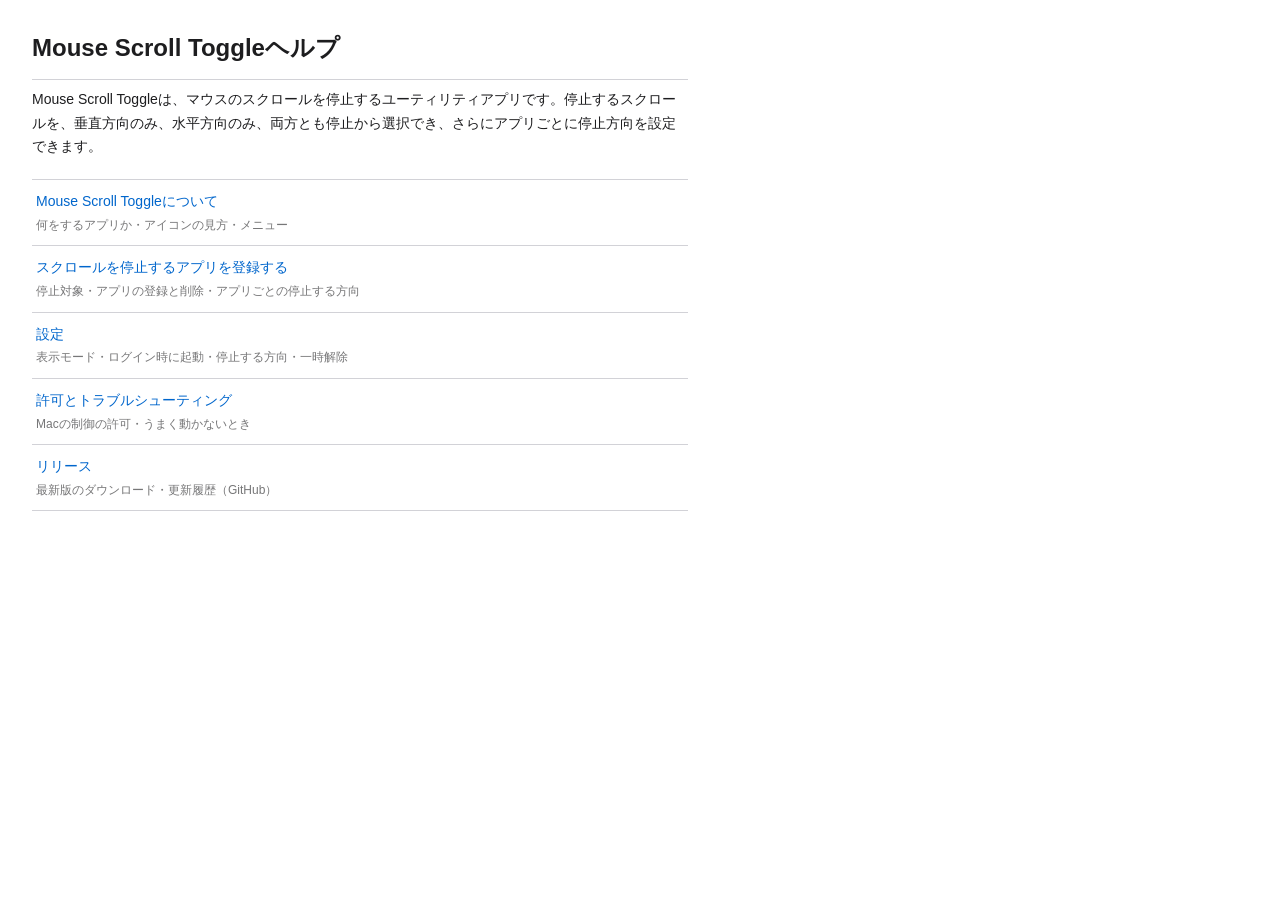
<file: Sources/Mouse Scroll Toggle/Mouse Scroll Toggle Help.help/Contents/Resources/ja.lproj/index.html>
<!DOCTYPE html>
<html lang="ja">
<head>
<meta charset="UTF-8">
<meta name="AppleTitle" content="Mouse Scroll Toggle ヘルプ">
<title>Mouse Scroll Toggle ヘルプ</title>
<link rel="stylesheet" href="../shared/style.css">
</head>
<body>
<h1>Mouse Scroll Toggleヘルプ</h1>
<p>Mouse Scroll Toggleは、マウスのスクロールを停止するユーティリティアプリです。停止するスクロールを、垂直方向のみ、水平方向のみ、両方とも停止から選択でき、さらにアプリごとに停止方向を設定できます。</p>

<ul class="toc">
  <li>
    <a href="01_overview.html">Mouse Scroll Toggleについて
      <span class="desc">何をするアプリか・アイコンの見方・メニュー</span>
    </a>
  </li>
  <li>
    <a href="02_registration.html">スクロールを停止するアプリを登録する
      <span class="desc">停止対象・アプリの登録と削除・アプリごとの停止する方向</span>
    </a>
  </li>
  <li>
    <a href="03_settings.html">設定
      <span class="desc">表示モード・ログイン時に起動・停止する方向・一時解除</span>
    </a>
  </li>
  <li>
    <a href="04_permission.html">許可とトラブルシューティング
      <span class="desc">Macの制御の許可・うまく動かないとき</span>
    </a>
  </li>
  <li>
    <a href="https://github.com/monokano/Mouse-Scroll-Toggle/releases">リリース
      <span class="desc">最新版のダウンロード・更新履歴（GitHub）</span>
    </a>
  </li>
</ul>
</body>
</html>
</file>
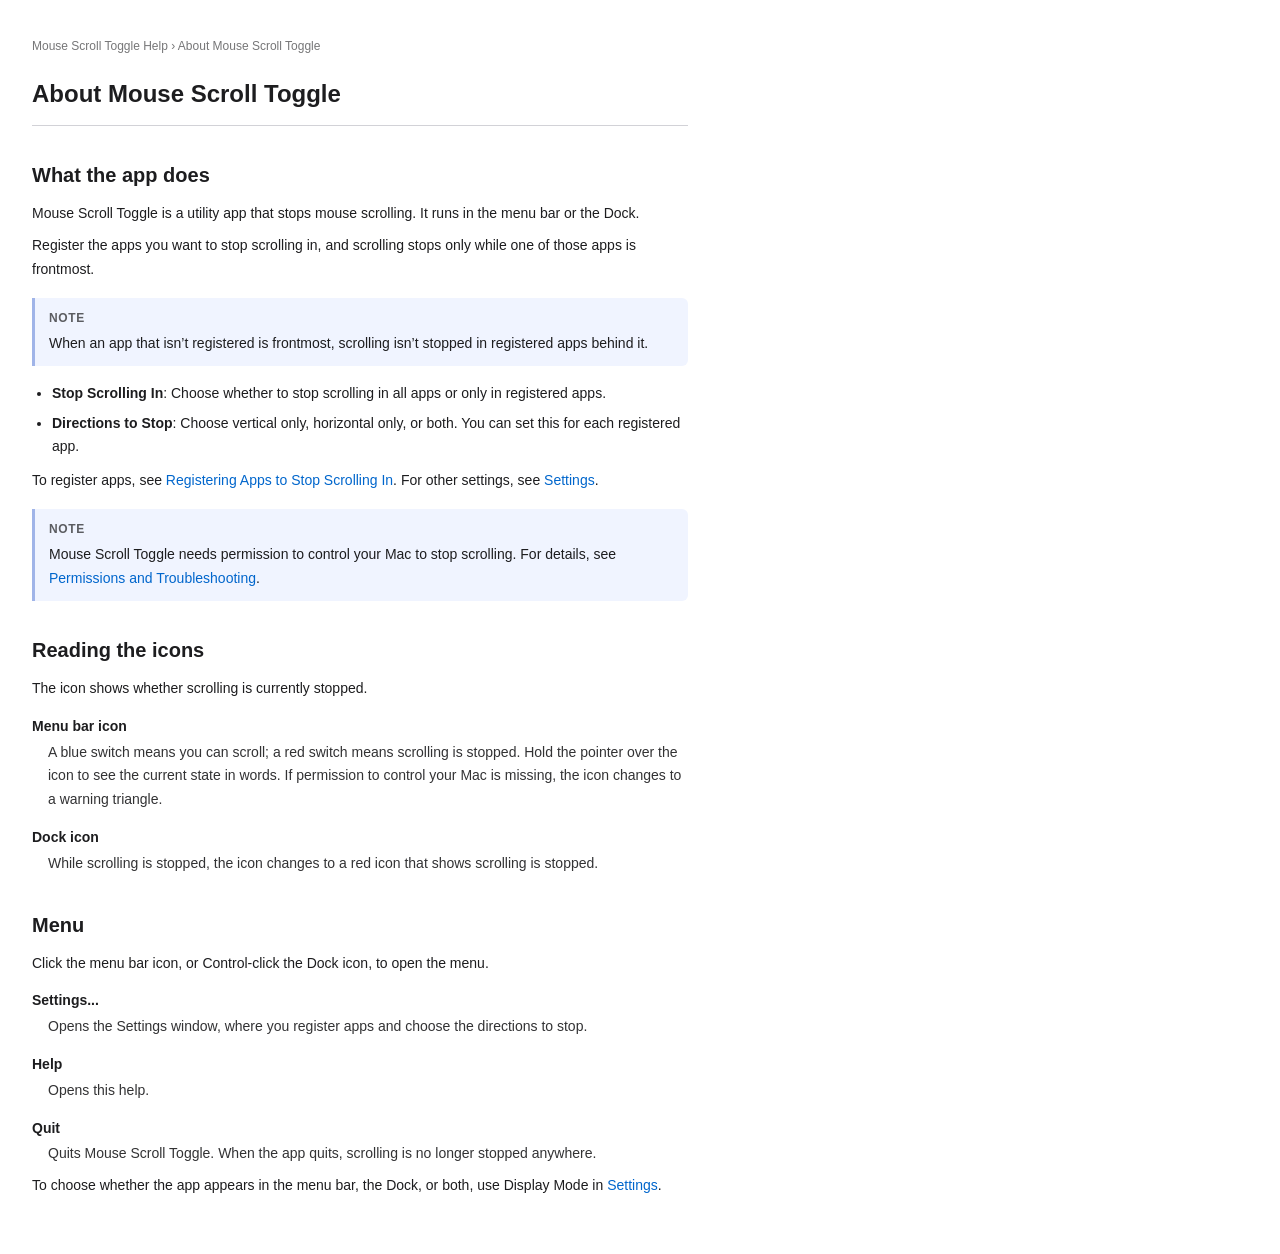
<file: Sources/Mouse Scroll Toggle/Mouse Scroll Toggle Help.help/Contents/Resources/en.lproj/01_overview.html>
<!DOCTYPE html>
<html lang="en">
<head>
<meta charset="UTF-8">
<meta name="AppleTitle" content="About Mouse Scroll Toggle">
<title>About Mouse Scroll Toggle</title>
<link rel="stylesheet" href="../shared/style.css">
</head>
<body>
<p class="breadcrumb"><a href="index.html">Mouse Scroll Toggle Help</a> › About Mouse Scroll Toggle</p>
<h1>About Mouse Scroll Toggle</h1>

<h2>What the app does</h2>
<p>Mouse Scroll Toggle is a utility app that stops mouse scrolling. It runs in the menu bar or the Dock.</p>
<p>Register the apps you want to stop scrolling in, and scrolling stops only while one of those apps is frontmost.</p>
<div class="note">
  <strong>Note</strong>
  When an app that isn’t registered is frontmost, scrolling isn’t stopped in registered apps behind it.
</div>
<ul>
  <li><strong>Stop Scrolling In</strong>: Choose whether to stop scrolling in all apps or only in registered apps.</li>
  <li><strong>Directions to Stop</strong>: Choose vertical only, horizontal only, or both. You can set this for each registered app.</li>
</ul>
<p>To register apps, see <a href="02_registration.html">Registering Apps to Stop Scrolling In</a>. For other settings, see <a href="03_settings.html">Settings</a>.</p>
<div class="note">
  <strong>Note</strong>
  Mouse Scroll Toggle needs permission to control your Mac to stop scrolling. For details, see <a href="04_permission.html">Permissions and Troubleshooting</a>.
</div>

<h2>Reading the icons</h2>
<p>The icon shows whether scrolling is currently stopped.</p>
<dl>
  <dt>Menu bar icon</dt>
  <dd>A blue switch means you can scroll; a red switch means scrolling is stopped. Hold the pointer over the icon to see the current state in words. If permission to control your Mac is missing, the icon changes to a warning triangle.</dd>
  <dt>Dock icon</dt>
  <dd>While scrolling is stopped, the icon changes to a red icon that shows scrolling is stopped.</dd>
</dl>

<h2>Menu</h2>
<p>Click the menu bar icon, or Control-click the Dock icon, to open the menu.</p>
<dl>
  <dt>Settings...</dt>
  <dd>Opens the Settings window, where you register apps and choose the directions to stop.</dd>
  <dt>Help</dt>
  <dd>Opens this help.</dd>
  <dt>Quit</dt>
  <dd>Quits Mouse Scroll Toggle. When the app quits, scrolling is no longer stopped anywhere.</dd>
</dl>
<p>To choose whether the app appears in the menu bar, the Dock, or both, use Display Mode in <a href="03_settings.html#display-mode">Settings</a>.</p>
</body>
</html>
</file>
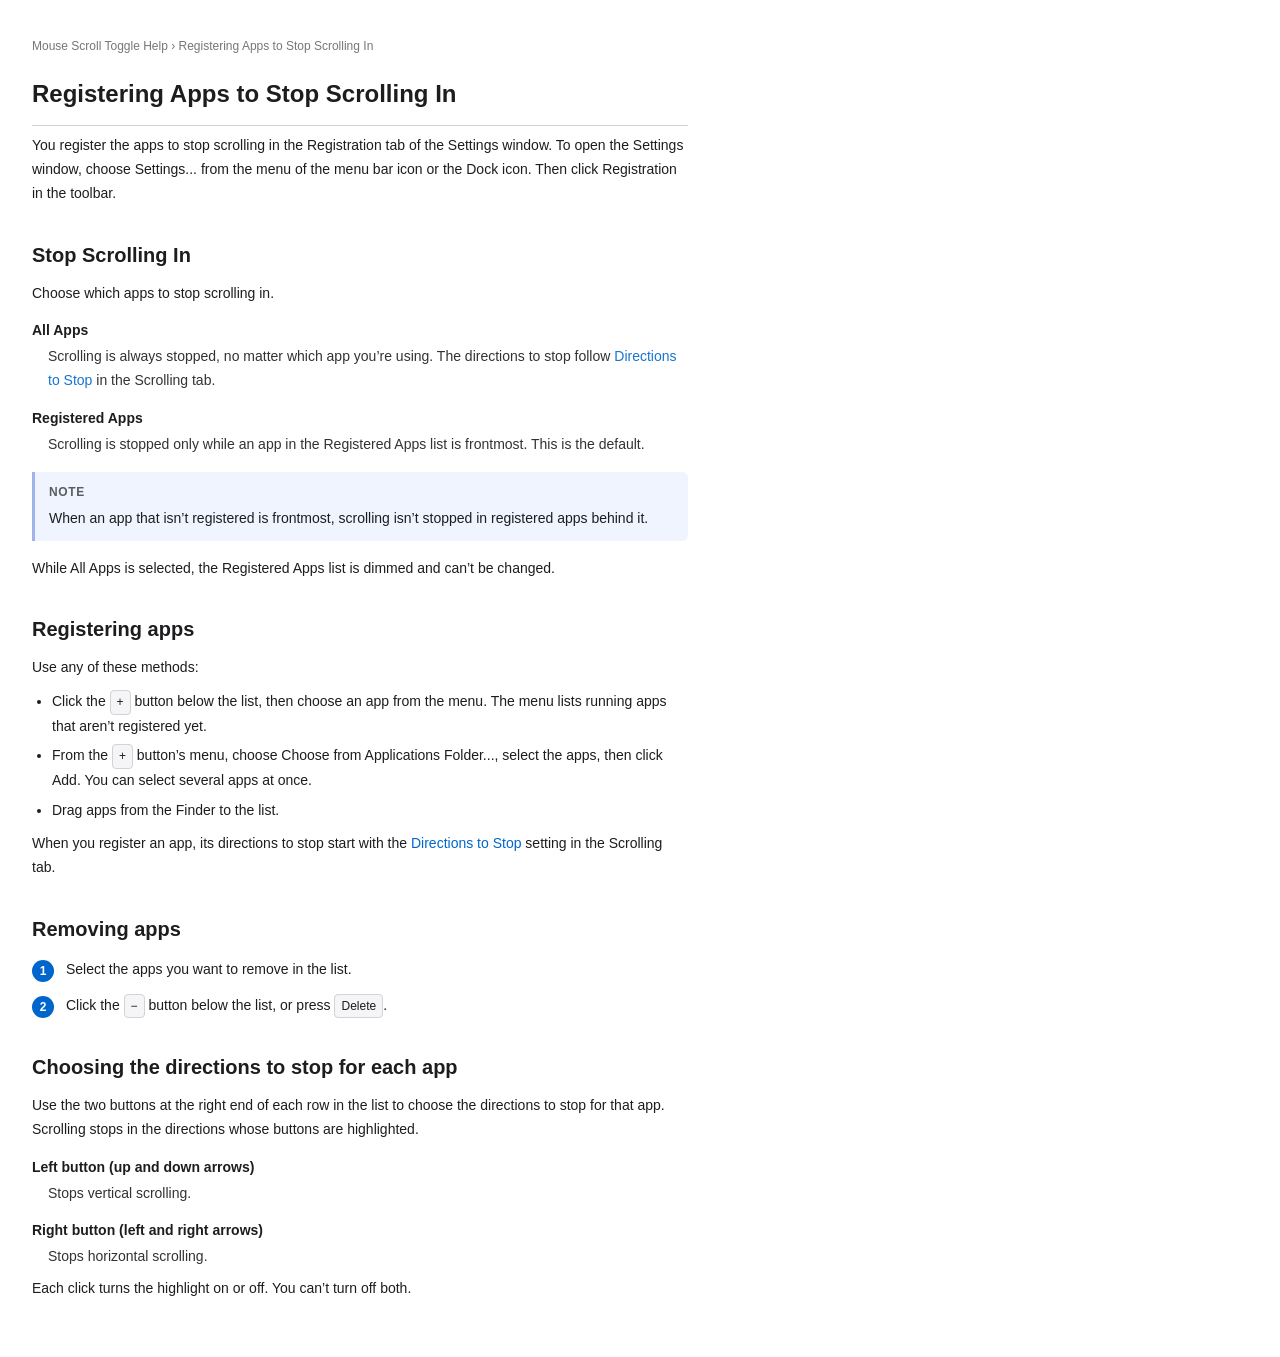
<file: Sources/Mouse Scroll Toggle/Mouse Scroll Toggle Help.help/Contents/Resources/en.lproj/02_registration.html>
<!DOCTYPE html>
<html lang="en">
<head>
<meta charset="UTF-8">
<meta name="AppleTitle" content="Registering Apps to Stop Scrolling In">
<title>Registering Apps to Stop Scrolling In</title>
<link rel="stylesheet" href="../shared/style.css">
</head>
<body>
<p class="breadcrumb"><a href="index.html">Mouse Scroll Toggle Help</a> › Registering Apps to Stop Scrolling In</p>
<h1>Registering Apps to Stop Scrolling In</h1>

<p>You register the apps to stop scrolling in the Registration tab of the Settings window. To open the Settings window, choose Settings... from the menu of the menu bar icon or the Dock icon. Then click Registration in the toolbar.</p>

<h2 id="stop-target">Stop Scrolling In</h2>
<p>Choose which apps to stop scrolling in.</p>
<dl>
  <dt>All Apps</dt>
  <dd>Scrolling is always stopped, no matter which app you’re using. The directions to stop follow <a href="03_settings.html#direction">Directions to Stop</a> in the Scrolling tab.</dd>
  <dt>Registered Apps</dt>
  <dd>Scrolling is stopped only while an app in the Registered Apps list is frontmost. This is the default.</dd>
</dl>
<div class="note">
  <strong>Note</strong>
  When an app that isn’t registered is frontmost, scrolling isn’t stopped in registered apps behind it.
</div>
<p>While All Apps is selected, the Registered Apps list is dimmed and can’t be changed.</p>

<h2 id="add">Registering apps</h2>
<p>Use any of these methods:</p>
<ul>
  <li>Click the <kbd>+</kbd> button below the list, then choose an app from the menu. The menu lists running apps that aren’t registered yet.</li>
  <li>From the <kbd>+</kbd> button’s menu, choose Choose from Applications Folder..., select the apps, then click Add. You can select several apps at once.</li>
  <li>Drag apps from the Finder to the list.</li>
</ul>
<p>When you register an app, its directions to stop start with the <a href="03_settings.html#direction">Directions to Stop</a> setting in the Scrolling tab.</p>

<h2 id="remove">Removing apps</h2>
<ol class="steps">
  <li>Select the apps you want to remove in the list.</li>
  <li>Click the <kbd>−</kbd> button below the list, or press <kbd>Delete</kbd>.</li>
</ol>

<h2 id="direction">Choosing the directions to stop for each app</h2>
<p>Use the two buttons at the right end of each row in the list to choose the directions to stop for that app. Scrolling stops in the directions whose buttons are highlighted.</p>
<dl>
  <dt>Left button (up and down arrows)</dt>
  <dd>Stops vertical scrolling.</dd>
  <dt>Right button (left and right arrows)</dt>
  <dd>Stops horizontal scrolling.</dd>
</dl>
<p>Each click turns the highlight on or off. You can’t turn off both.</p>
</body>
</html>
</file>
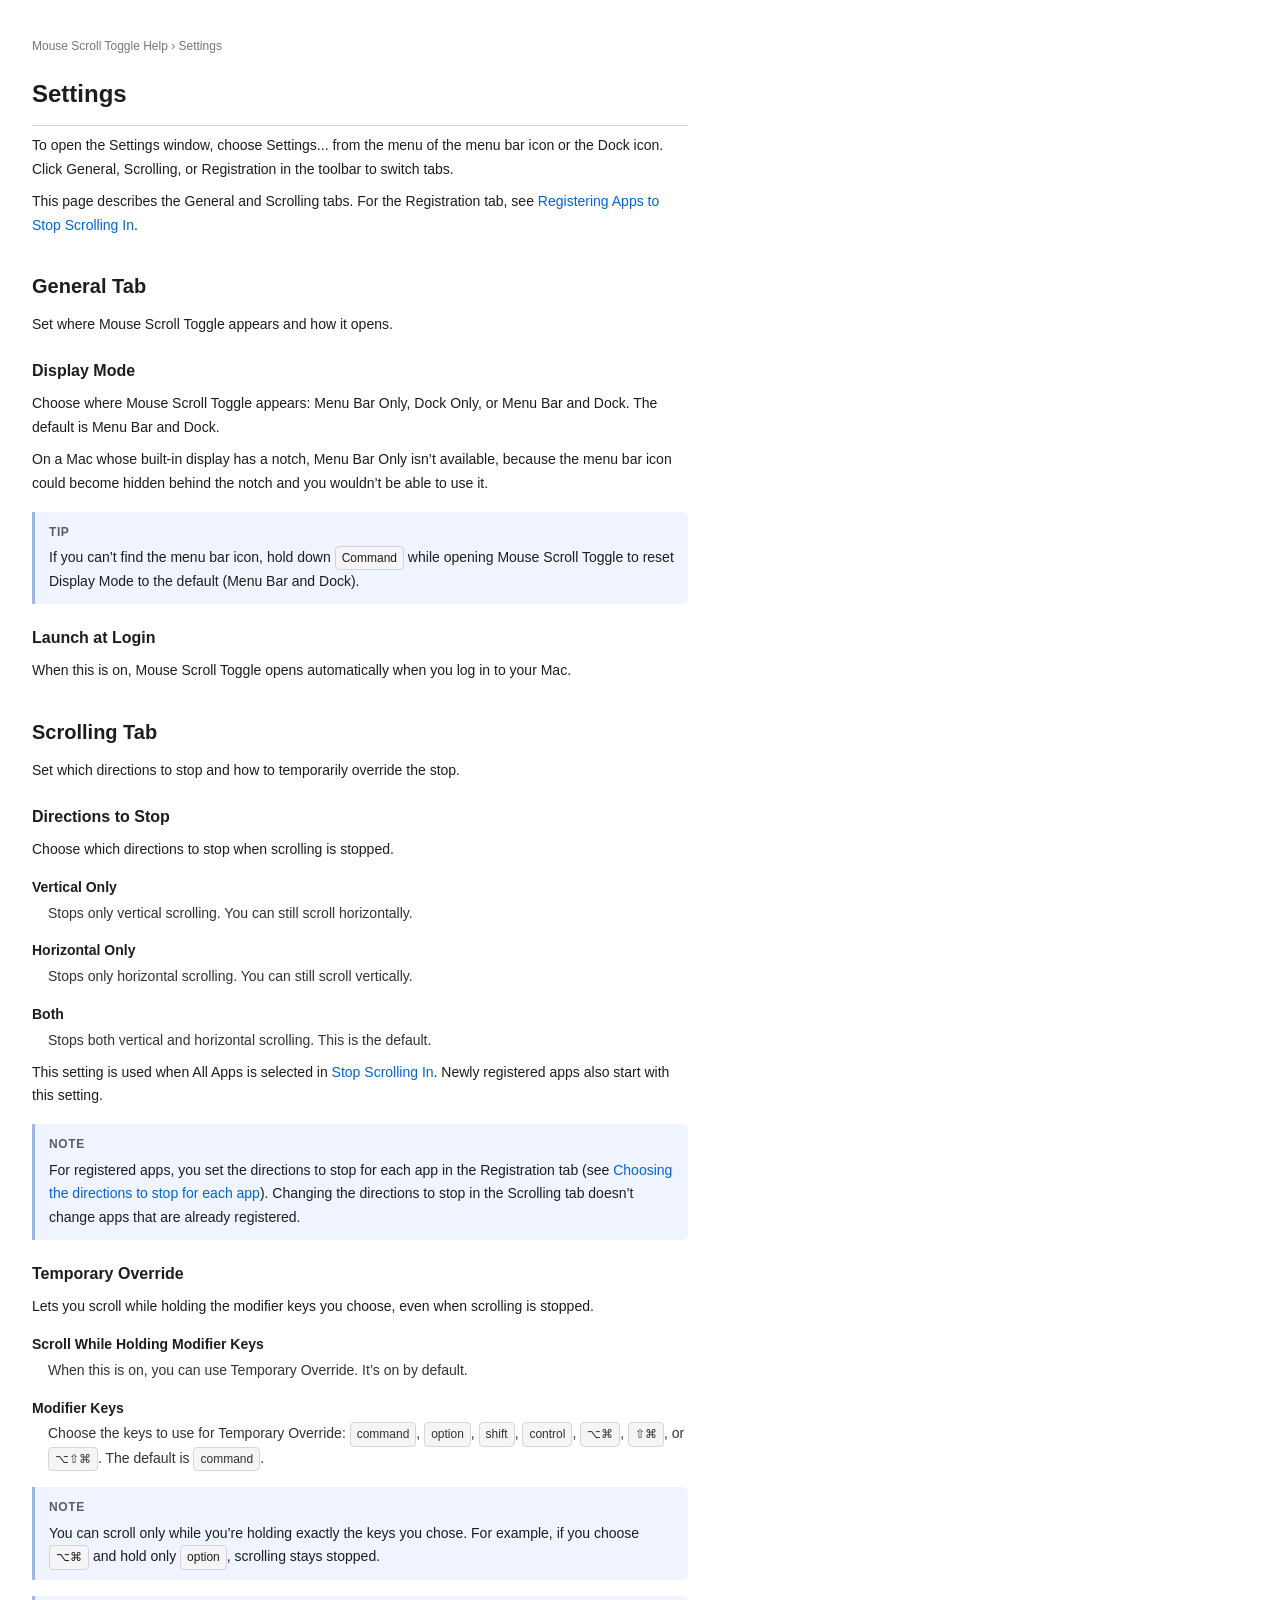
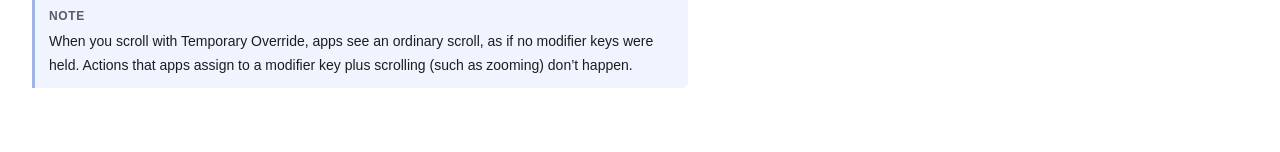
<file: Sources/Mouse Scroll Toggle/Mouse Scroll Toggle Help.help/Contents/Resources/en.lproj/03_settings.html>
<!DOCTYPE html>
<html lang="en">
<head>
<meta charset="UTF-8">
<meta name="AppleTitle" content="Settings">
<title>Settings</title>
<link rel="stylesheet" href="../shared/style.css">
</head>
<body>
<p class="breadcrumb"><a href="index.html">Mouse Scroll Toggle Help</a> › Settings</p>
<h1>Settings</h1>

<p>To open the Settings window, choose Settings... from the menu of the menu bar icon or the Dock icon. Click General, Scrolling, or Registration in the toolbar to switch tabs.</p>
<p>This page describes the General and Scrolling tabs. For the Registration tab, see <a href="02_registration.html">Registering Apps to Stop Scrolling In</a>.</p>

<h2 id="general">General Tab</h2>
<p>Set where Mouse Scroll Toggle appears and how it opens.</p>

<h3 id="display-mode">Display Mode</h3>
<p>Choose where Mouse Scroll Toggle appears: Menu Bar Only, Dock Only, or Menu Bar and Dock. The default is Menu Bar and Dock.</p>
<p>On a Mac whose built-in display has a notch, Menu Bar Only isn’t available, because the menu bar icon could become hidden behind the notch and you wouldn’t be able to use it.</p>
<div class="note">
  <strong>Tip</strong>
  If you can’t find the menu bar icon, hold down <kbd>Command</kbd> while opening Mouse Scroll Toggle to reset Display Mode to the default (Menu Bar and Dock).
</div>

<h3 id="login">Launch at Login</h3>
<p>When this is on, Mouse Scroll Toggle opens automatically when you log in to your Mac.</p>

<h2 id="scrolling">Scrolling Tab</h2>
<p>Set which directions to stop and how to temporarily override the stop.</p>

<h3 id="direction">Directions to Stop</h3>
<p>Choose which directions to stop when scrolling is stopped.</p>
<dl>
  <dt>Vertical Only</dt>
  <dd>Stops only vertical scrolling. You can still scroll horizontally.</dd>
  <dt>Horizontal Only</dt>
  <dd>Stops only horizontal scrolling. You can still scroll vertically.</dd>
  <dt>Both</dt>
  <dd>Stops both vertical and horizontal scrolling. This is the default.</dd>
</dl>
<p>This setting is used when All Apps is selected in <a href="02_registration.html#stop-target">Stop Scrolling In</a>. Newly registered apps also start with this setting.</p>
<div class="note">
  <strong>Note</strong>
  For registered apps, you set the directions to stop for each app in the Registration tab (see <a href="02_registration.html#direction">Choosing the directions to stop for each app</a>). Changing the directions to stop in the Scrolling tab doesn’t change apps that are already registered.
</div>

<h3 id="override">Temporary Override</h3>
<p>Lets you scroll while holding the modifier keys you choose, even when scrolling is stopped.</p>
<dl>
  <dt>Scroll While Holding Modifier Keys</dt>
  <dd>When this is on, you can use Temporary Override. It’s on by default.</dd>
  <dt>Modifier Keys</dt>
  <dd>Choose the keys to use for Temporary Override: <span style="white-space: nowrap"><kbd>command</kbd>,</span> <span style="white-space: nowrap"><kbd>option</kbd>,</span> <span style="white-space: nowrap"><kbd>shift</kbd>,</span> <span style="white-space: nowrap"><kbd>control</kbd>,</span> <span style="white-space: nowrap"><kbd>⌥⌘</kbd>,</span> <span style="white-space: nowrap"><kbd>⇧⌘</kbd>,</span> or <span style="white-space: nowrap"><kbd>⌥⇧⌘</kbd>.</span> The default is <span style="white-space: nowrap"><kbd>command</kbd>.</span></dd>
</dl>
<div class="note">
  <strong>Note</strong>
  You can scroll only while you’re holding exactly the keys you chose. For example, if you choose <kbd>⌥⌘</kbd> and hold only <span style="white-space: nowrap"><kbd>option</kbd>,</span> scrolling stays stopped.
</div>
<div class="note">
  <strong>Note</strong>
  When you scroll with Temporary Override, apps see an ordinary scroll, as if no modifier keys were held. Actions that apps assign to a modifier key plus scrolling (such as zooming) don’t happen.
</div>
</body>
</html>
</file>
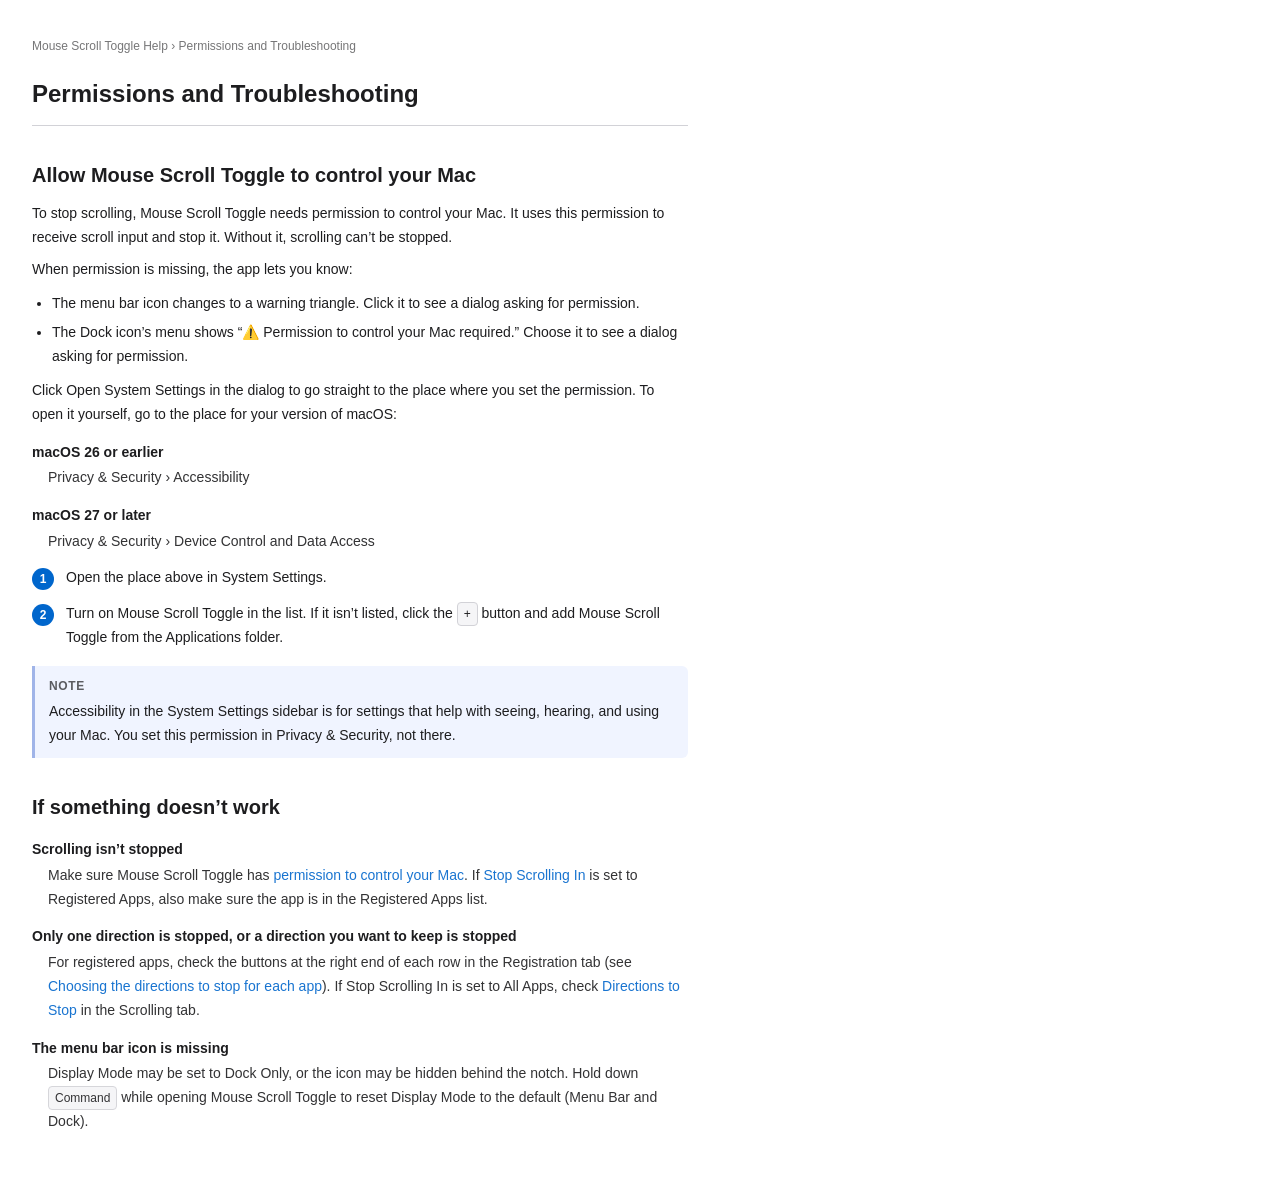
<file: Sources/Mouse Scroll Toggle/Mouse Scroll Toggle Help.help/Contents/Resources/en.lproj/04_permission.html>
<!DOCTYPE html>
<html lang="en">
<head>
<meta charset="UTF-8">
<meta name="AppleTitle" content="Permissions and Troubleshooting">
<title>Permissions and Troubleshooting</title>
<link rel="stylesheet" href="../shared/style.css">
</head>
<body>
<p class="breadcrumb"><a href="index.html">Mouse Scroll Toggle Help</a> › Permissions and Troubleshooting</p>
<h1>Permissions and Troubleshooting</h1>

<h2 id="accessibility">Allow Mouse Scroll Toggle to control your Mac</h2>
<p>To stop scrolling, Mouse Scroll Toggle needs permission to control your Mac. It uses this permission to receive scroll input and stop it. Without it, scrolling can’t be stopped.</p>
<p>When permission is missing, the app lets you know:</p>
<ul>
  <li>The menu bar icon changes to a warning triangle. Click it to see a dialog asking for permission.</li>
  <li>The Dock icon’s menu shows “⚠️ Permission to control your Mac required.” Choose it to see a dialog asking for permission.</li>
</ul>
<p>Click Open System Settings in the dialog to go straight to the place where you set the permission. To open it yourself, go to the place for your version of macOS:</p>
<dl>
  <dt>macOS 26 or earlier</dt>
  <dd>Privacy &amp; Security › Accessibility</dd>
  <dt>macOS 27 or later</dt>
  <dd>Privacy &amp; Security › Device Control and Data Access</dd>
</dl>
<ol class="steps">
  <li>Open the place above in System Settings.</li>
  <li>Turn on Mouse Scroll Toggle in the list. If it isn’t listed, click the <kbd>+</kbd> button and add Mouse Scroll Toggle from the Applications folder.</li>
</ol>
<div class="note">
  <strong>Note</strong>
  Accessibility in the System Settings sidebar is for settings that help with seeing, hearing, and using your Mac. You set this permission in Privacy &amp; Security, not there.
</div>

<h2 id="trouble">If something doesn’t work</h2>
<dl>
  <dt>Scrolling isn’t stopped</dt>
  <dd>Make sure Mouse Scroll Toggle has <a href="#accessibility">permission to control your Mac</a>. If <a href="02_registration.html#stop-target">Stop Scrolling In</a> is set to Registered Apps, also make sure the app is in the Registered Apps list.</dd>

  <dt>Only one direction is stopped, or a direction you want to keep is stopped</dt>
  <dd>For registered apps, check the buttons at the right end of each row in the Registration tab (see <a href="02_registration.html#direction">Choosing the directions to stop for each app</a>). If Stop Scrolling In is set to All Apps, check <a href="03_settings.html#direction">Directions to Stop</a> in the Scrolling tab.</dd>

  <dt>The menu bar icon is missing</dt>
  <dd>Display Mode may be set to Dock Only, or the icon may be hidden behind the notch. Hold down <kbd>Command</kbd> while opening Mouse Scroll Toggle to reset Display Mode to the default (Menu Bar and Dock).</dd>
</dl>
</body>
</html>
</file>
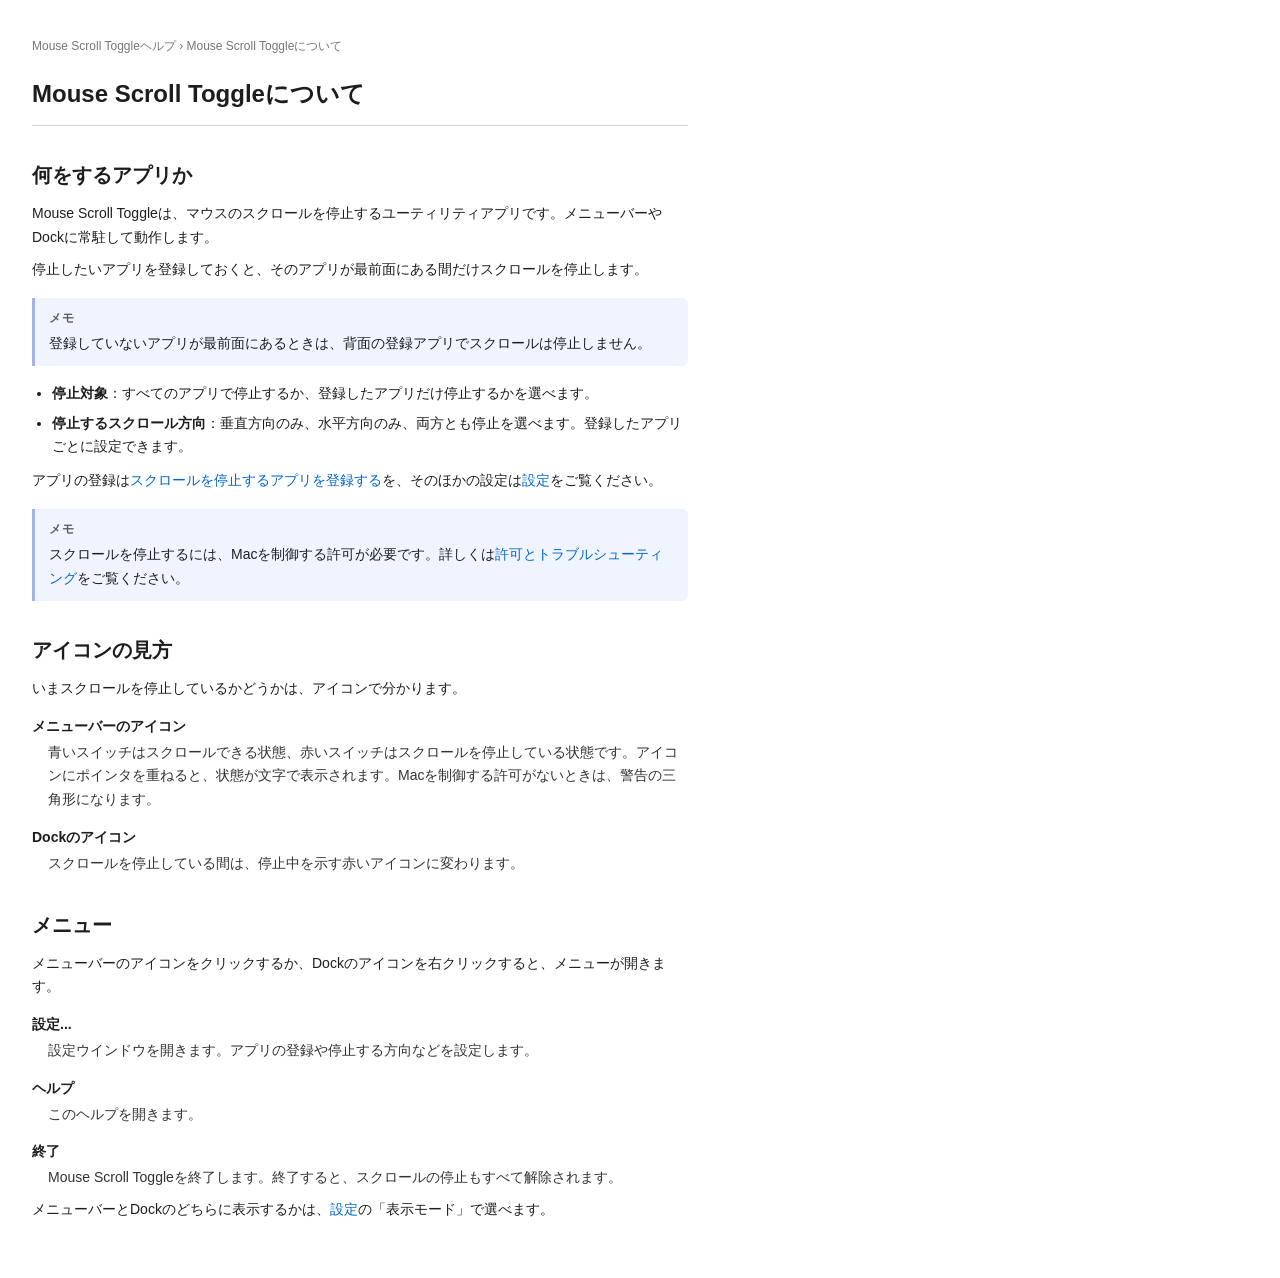
<file: Sources/Mouse Scroll Toggle/Mouse Scroll Toggle Help.help/Contents/Resources/ja.lproj/01_overview.html>
<!DOCTYPE html>
<html lang="ja">
<head>
<meta charset="UTF-8">
<meta name="AppleTitle" content="Mouse Scroll Toggle について">
<title>Mouse Scroll Toggle について</title>
<link rel="stylesheet" href="../shared/style.css">
</head>
<body>
<p class="breadcrumb"><a href="index.html">Mouse Scroll Toggleヘルプ</a> › Mouse Scroll Toggleについて</p>
<h1>Mouse Scroll Toggleについて</h1>

<h2>何をするアプリか</h2>
<p>Mouse Scroll Toggleは、マウスのスクロールを停止するユーティリティアプリです。メニューバーやDockに常駐して動作します。</p>
<p>停止したいアプリを登録しておくと、そのアプリが最前面にある間だけスクロールを停止します。</p>
<div class="note">
  <strong>メモ</strong>
  登録していないアプリが最前面にあるときは、背面の登録アプリでスクロールは停止しません。
</div>
<ul>
  <li><strong>停止対象</strong>：すべてのアプリで停止するか、登録したアプリだけ停止するかを選べます。</li>
  <li><strong>停止するスクロール方向</strong>：垂直方向のみ、水平方向のみ、両方とも停止を選べます。登録したアプリごとに設定できます。</li>
</ul>
<p>アプリの登録は<a href="02_registration.html">スクロールを停止するアプリを登録する</a>を、そのほかの設定は<a href="03_settings.html">設定</a>をご覧ください。</p>
<div class="note">
  <strong>メモ</strong>
  スクロールを停止するには、Macを制御する許可が必要です。詳しくは<a href="04_permission.html">許可とトラブルシューティング</a>をご覧ください。
</div>

<h2>アイコンの見方</h2>
<p>いまスクロールを停止しているかどうかは、アイコンで分かります。</p>
<dl>
  <dt>メニューバーのアイコン</dt>
  <dd>青いスイッチはスクロールできる状態、赤いスイッチはスクロールを停止している状態です。アイコンにポインタを重ねると、状態が文字で表示されます。Macを制御する許可がないときは、警告の三角形になります。</dd>
  <dt>Dockのアイコン</dt>
  <dd>スクロールを停止している間は、停止中を示す赤いアイコンに変わります。</dd>
</dl>

<h2>メニュー</h2>
<p>メニューバーのアイコンをクリックするか、Dockのアイコンを右クリックすると、メニューが開きます。</p>
<dl>
  <dt>設定...</dt>
  <dd>設定ウインドウを開きます。アプリの登録や停止する方向などを設定します。</dd>
  <dt>ヘルプ</dt>
  <dd>このヘルプを開きます。</dd>
  <dt>終了</dt>
  <dd>Mouse Scroll Toggleを終了します。終了すると、スクロールの停止もすべて解除されます。</dd>
</dl>
<p>メニューバーとDockのどちらに表示するかは、<a href="03_settings.html#display-mode">設定</a>の「表示モード」で選べます。</p>
</body>
</html>
</file>
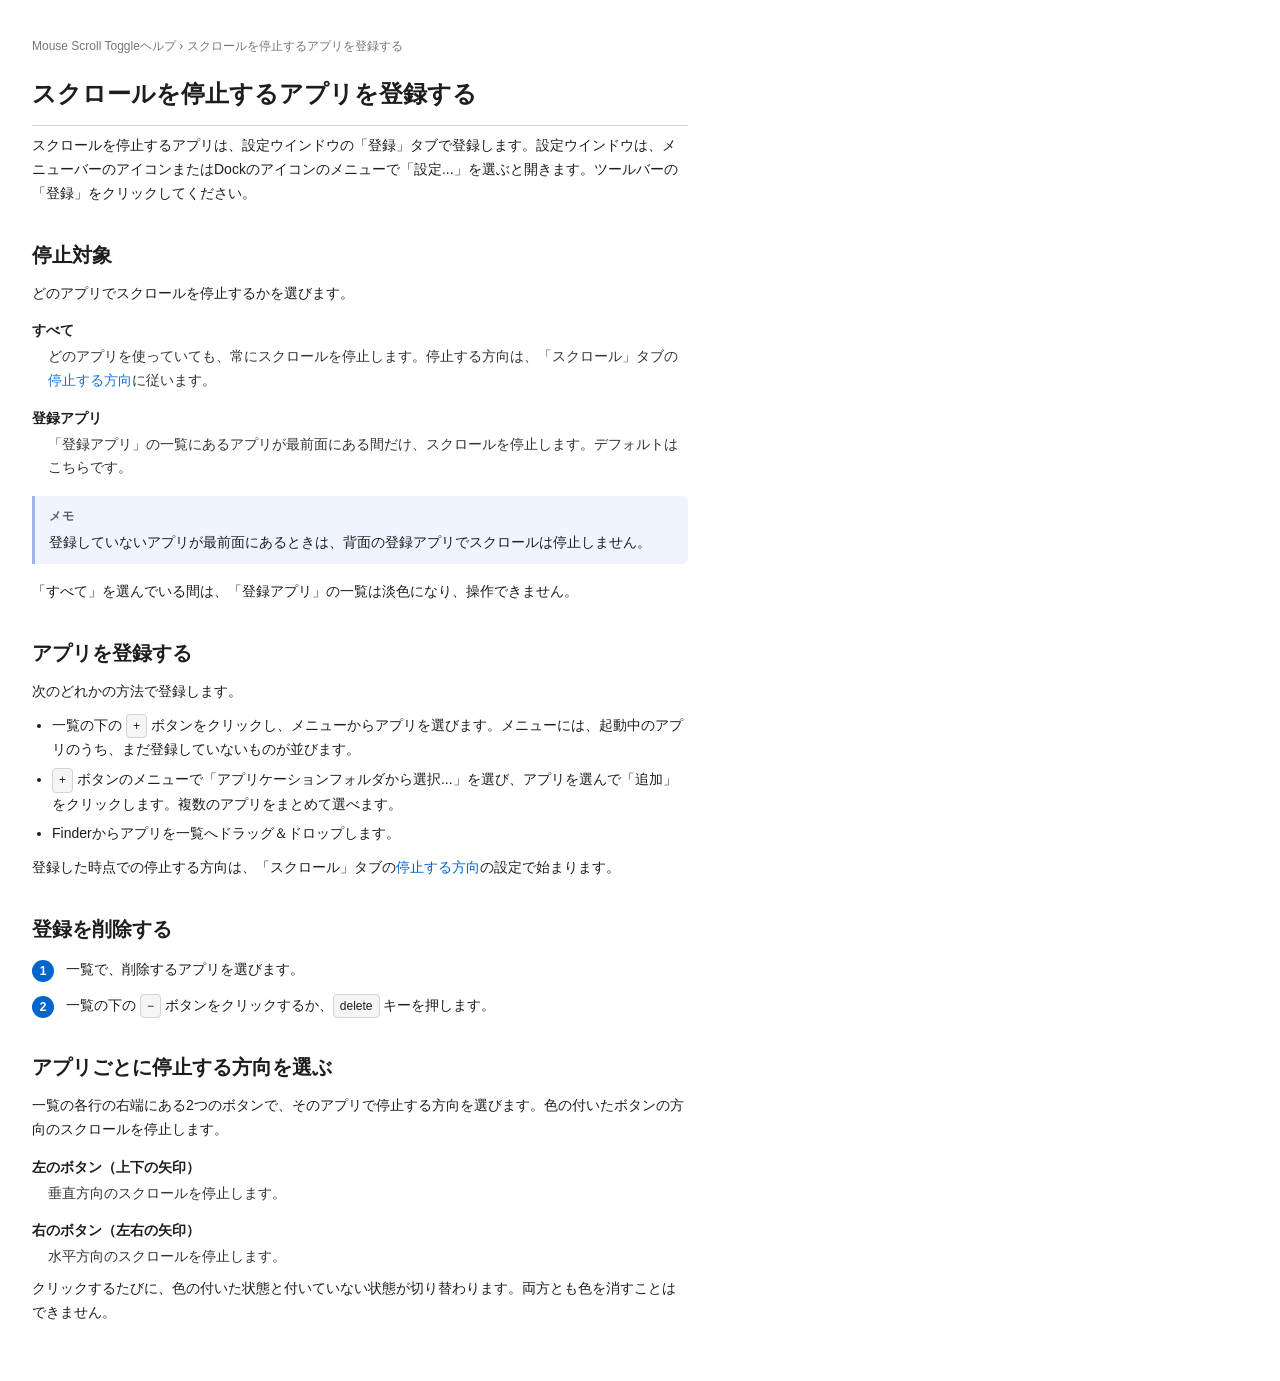
<file: Sources/Mouse Scroll Toggle/Mouse Scroll Toggle Help.help/Contents/Resources/ja.lproj/02_registration.html>
<!DOCTYPE html>
<html lang="ja">
<head>
<meta charset="UTF-8">
<meta name="AppleTitle" content="スクロールを停止するアプリを登録する">
<title>スクロールを停止するアプリを登録する</title>
<link rel="stylesheet" href="../shared/style.css">
</head>
<body>
<p class="breadcrumb"><a href="index.html">Mouse Scroll Toggleヘルプ</a> › スクロールを停止するアプリを登録する</p>
<h1>スクロールを停止するアプリを登録する</h1>

<p>スクロールを停止するアプリは、設定ウインドウの「登録」タブで登録します。設定ウインドウは、メニューバーのアイコンまたはDockのアイコンのメニューで「設定...」を選ぶと開きます。ツールバーの「登録」をクリックしてください。</p>

<h2 id="stop-target">停止対象</h2>
<p>どのアプリでスクロールを停止するかを選びます。</p>
<dl>
  <dt>すべて</dt>
  <dd>どのアプリを使っていても、常にスクロールを停止します。停止する方向は、「スクロール」タブの<a href="03_settings.html#direction">停止する方向</a>に従います。</dd>
  <dt>登録アプリ</dt>
  <dd>「登録アプリ」の一覧にあるアプリが最前面にある間だけ、スクロールを停止します。デフォルトはこちらです。</dd>
</dl>
<div class="note">
  <strong>メモ</strong>
  登録していないアプリが最前面にあるときは、背面の登録アプリでスクロールは停止しません。
</div>
<p>「すべて」を選んでいる間は、「登録アプリ」の一覧は淡色になり、操作できません。</p>

<h2 id="add">アプリを登録する</h2>
<p>次のどれかの方法で登録します。</p>
<ul>
  <li>一覧の下の <kbd>+</kbd> ボタンをクリックし、メニューからアプリを選びます。メニューには、起動中のアプリのうち、まだ登録していないものが並びます。</li>
  <li><kbd>+</kbd> ボタンのメニューで「アプリケーションフォルダから選択...」を選び、アプリを選んで「追加」をクリックします。複数のアプリをまとめて選べます。</li>
  <li>Finderからアプリを一覧へドラッグ＆ドロップします。</li>
</ul>
<p>登録した時点での停止する方向は、「スクロール」タブの<a href="03_settings.html#direction">停止する方向</a>の設定で始まります。</p>

<h2 id="remove">登録を削除する</h2>
<ol class="steps">
  <li>一覧で、削除するアプリを選びます。</li>
  <li>一覧の下の <kbd>−</kbd> ボタンをクリックするか、<kbd>delete</kbd> キーを押します。</li>
</ol>

<h2 id="direction">アプリごとに停止する方向を選ぶ</h2>
<p>一覧の各行の右端にある2つのボタンで、そのアプリで停止する方向を選びます。色の付いたボタンの方向のスクロールを停止します。</p>
<dl>
  <dt>左のボタン（上下の矢印）</dt>
  <dd>垂直方向のスクロールを停止します。</dd>
  <dt>右のボタン（左右の矢印）</dt>
  <dd>水平方向のスクロールを停止します。</dd>
</dl>
<p>クリックするたびに、色の付いた状態と付いていない状態が切り替わります。両方とも色を消すことはできません。</p>
</body>
</html>
</file>
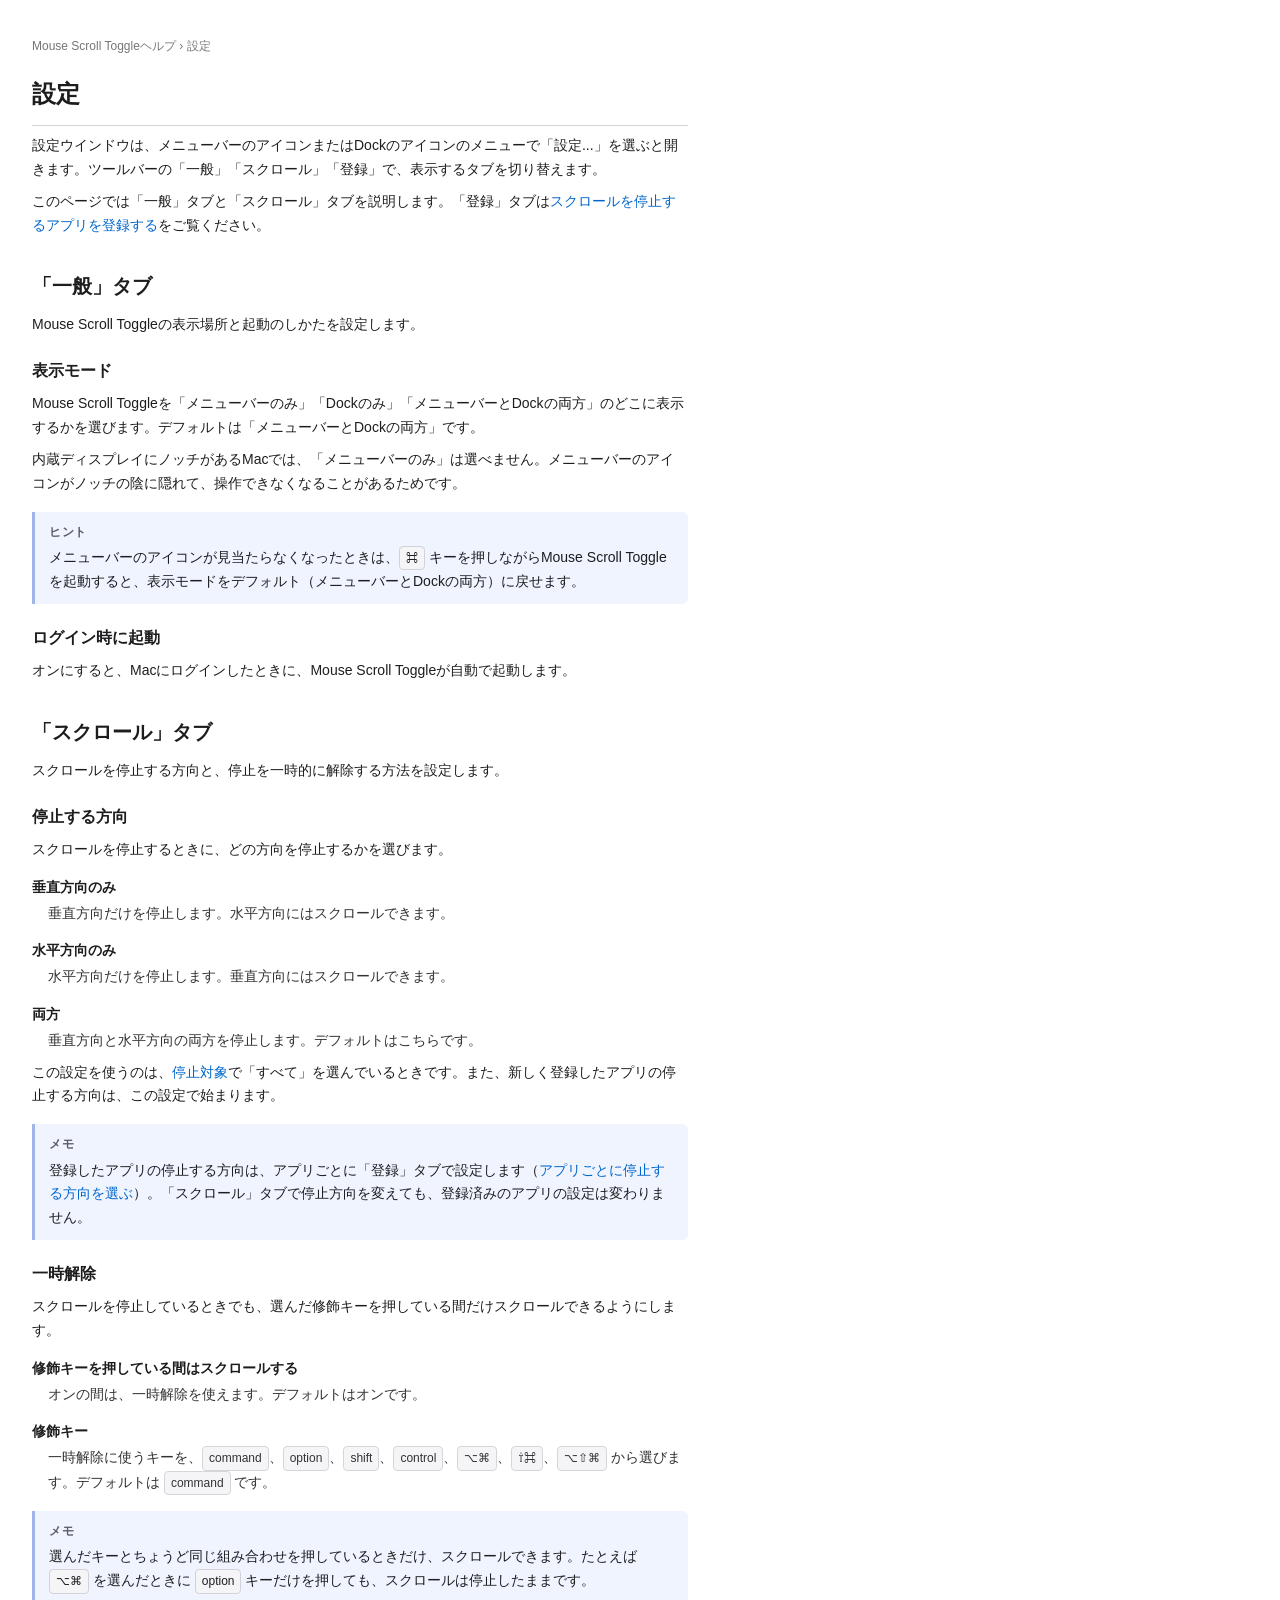
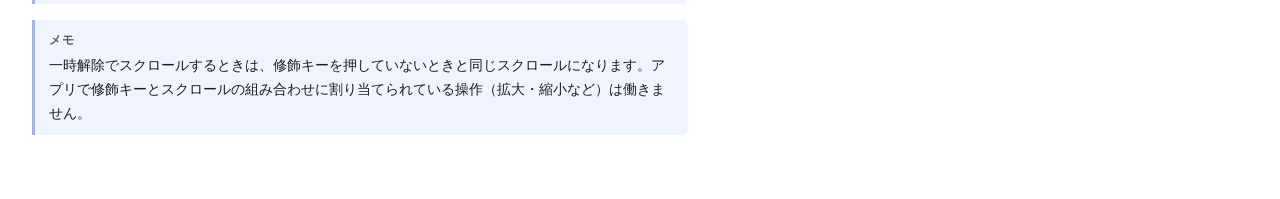
<file: Sources/Mouse Scroll Toggle/Mouse Scroll Toggle Help.help/Contents/Resources/ja.lproj/03_settings.html>
<!DOCTYPE html>
<html lang="ja">
<head>
<meta charset="UTF-8">
<meta name="AppleTitle" content="設定">
<title>設定</title>
<link rel="stylesheet" href="../shared/style.css">
</head>
<body>
<p class="breadcrumb"><a href="index.html">Mouse Scroll Toggleヘルプ</a> › 設定</p>
<h1>設定</h1>

<p>設定ウインドウは、メニューバーのアイコンまたはDockのアイコンのメニューで「設定...」を選ぶと開きます。ツールバーの「一般」「スクロール」「登録」で、表示するタブを切り替えます。</p>
<p>このページでは「一般」タブと「スクロール」タブを説明します。「登録」タブは<a href="02_registration.html">スクロールを停止するアプリを登録する</a>をご覧ください。</p>

<h2 id="general">「一般」タブ</h2>
<p>Mouse Scroll Toggleの表示場所と起動のしかたを設定します。</p>

<h3 id="display-mode">表示モード</h3>
<p>Mouse Scroll Toggleを「メニューバーのみ」「Dockのみ」「メニューバーとDockの両方」のどこに表示するかを選びます。デフォルトは「メニューバーとDockの両方」です。</p>
<p>内蔵ディスプレイにノッチがあるMacでは、「メニューバーのみ」は選べません。メニューバーのアイコンがノッチの陰に隠れて、操作できなくなることがあるためです。</p>
<div class="note">
  <strong>ヒント</strong>
  メニューバーのアイコンが見当たらなくなったときは、<kbd>⌘</kbd> キーを押しながらMouse Scroll Toggleを起動すると、表示モードをデフォルト（メニューバーとDockの両方）に戻せます。
</div>

<h3 id="login">ログイン時に起動</h3>
<p>オンにすると、Macにログインしたときに、Mouse Scroll Toggleが自動で起動します。</p>

<h2 id="scrolling">「スクロール」タブ</h2>
<p>スクロールを停止する方向と、停止を一時的に解除する方法を設定します。</p>

<h3 id="direction">停止する方向</h3>
<p>スクロールを停止するときに、どの方向を停止するかを選びます。</p>
<dl>
  <dt>垂直方向のみ</dt>
  <dd>垂直方向だけを停止します。水平方向にはスクロールできます。</dd>
  <dt>水平方向のみ</dt>
  <dd>水平方向だけを停止します。垂直方向にはスクロールできます。</dd>
  <dt>両方</dt>
  <dd>垂直方向と水平方向の両方を停止します。デフォルトはこちらです。</dd>
</dl>
<p>この設定を使うのは、<a href="02_registration.html#stop-target">停止対象</a>で「すべて」を選んでいるときです。また、新しく登録したアプリの停止する方向は、この設定で始まります。</p>
<div class="note">
  <strong>メモ</strong>
  登録したアプリの停止する方向は、アプリごとに「登録」タブで設定します（<a href="02_registration.html#direction">アプリごとに停止する方向を選ぶ</a>）。「スクロール」タブで停止方向を変えても、登録済みのアプリの設定は変わりません。
</div>

<h3 id="override">一時解除</h3>
<p>スクロールを停止しているときでも、選んだ修飾キーを押している間だけスクロールできるようにします。</p>
<dl>
  <dt>修飾キーを押している間はスクロールする</dt>
  <dd>オンの間は、一時解除を使えます。デフォルトはオンです。</dd>
  <dt>修飾キー</dt>
  <dd>一時解除に使うキーを、<kbd>command</kbd>、<kbd>option</kbd>、<kbd>shift</kbd>、<kbd>control</kbd>、<kbd>⌥⌘</kbd>、<kbd>⇧⌘</kbd>、<kbd>⌥⇧⌘</kbd> から選びます。デフォルトは <kbd>command</kbd> です。</dd>
</dl>
<div class="note">
  <strong>メモ</strong>
  選んだキーとちょうど同じ組み合わせを押しているときだけ、スクロールできます。たとえば <kbd>⌥⌘</kbd> を選んだときに <kbd>option</kbd> キーだけを押しても、スクロールは停止したままです。
</div>
<div class="note">
  <strong>メモ</strong>
  一時解除でスクロールするときは、修飾キーを押していないときと同じスクロールになります。アプリで修飾キーとスクロールの組み合わせに割り当てられている操作（拡大・縮小など）は働きません。
</div>
</body>
</html>
</file>
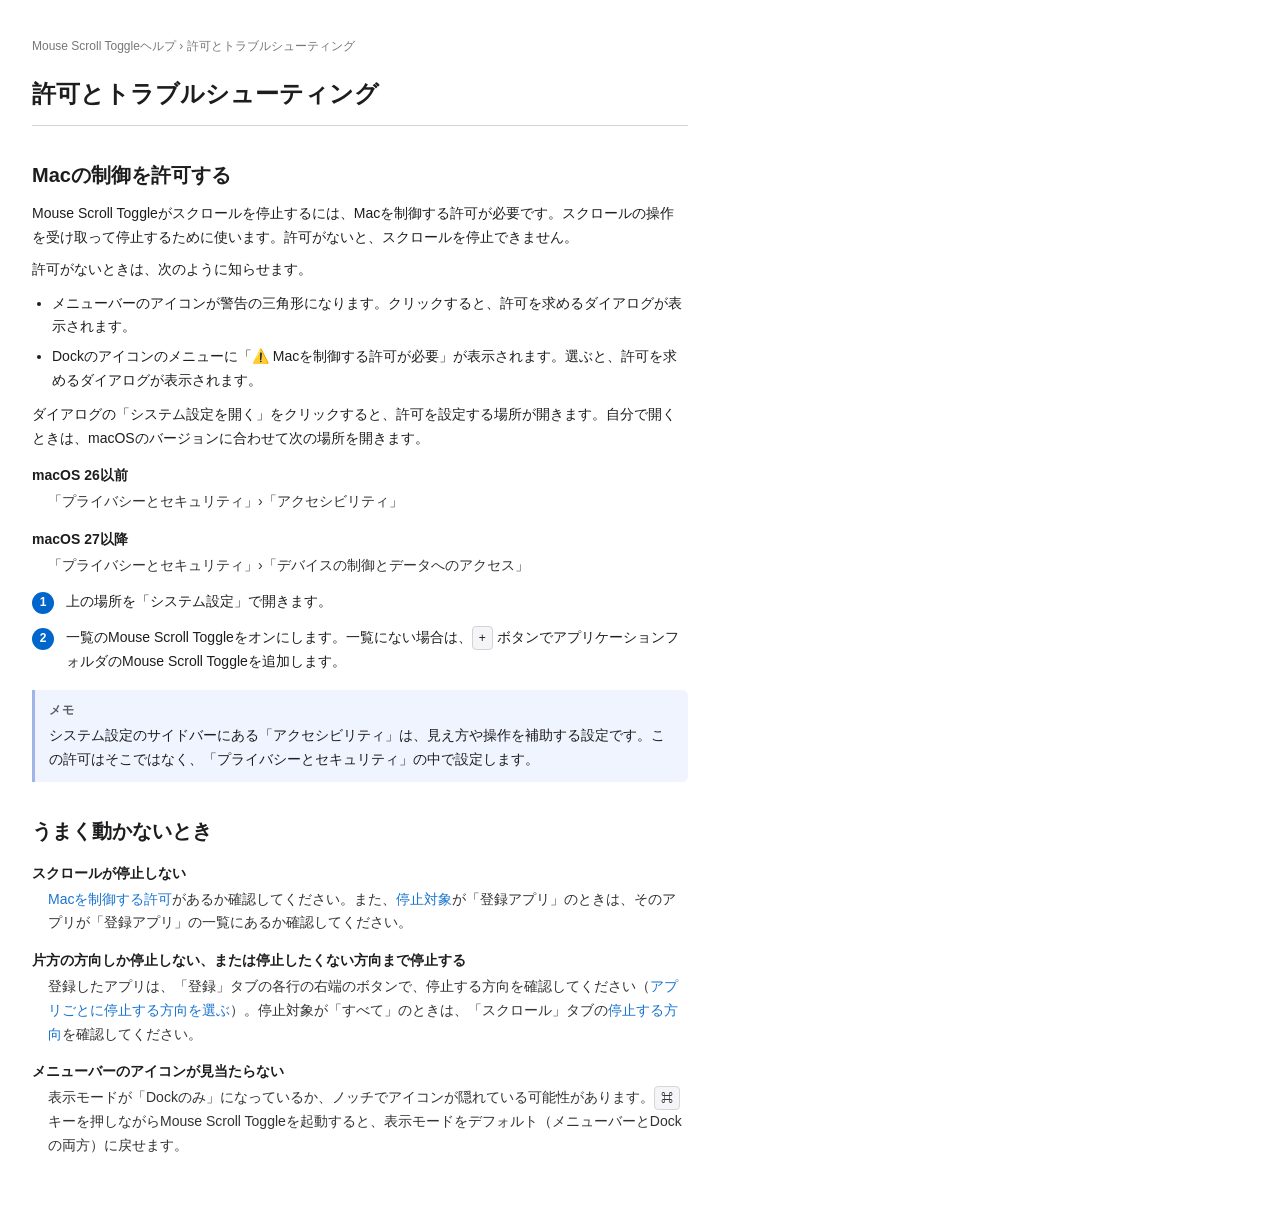
<file: Sources/Mouse Scroll Toggle/Mouse Scroll Toggle Help.help/Contents/Resources/ja.lproj/04_permission.html>
<!DOCTYPE html>
<html lang="ja">
<head>
<meta charset="UTF-8">
<meta name="AppleTitle" content="許可とトラブルシューティング">
<title>許可とトラブルシューティング</title>
<link rel="stylesheet" href="../shared/style.css">
</head>
<body>
<p class="breadcrumb"><a href="index.html">Mouse Scroll Toggleヘルプ</a> › 許可とトラブルシューティング</p>
<h1>許可とトラブルシューティング</h1>

<h2 id="accessibility">Macの制御を許可する</h2>
<p>Mouse Scroll Toggleがスクロールを停止するには、Macを制御する許可が必要です。スクロールの操作を受け取って停止するために使います。許可がないと、スクロールを停止できません。</p>
<p>許可がないときは、次のように知らせます。</p>
<ul>
  <li>メニューバーのアイコンが警告の三角形になります。クリックすると、許可を求めるダイアログが表示されます。</li>
  <li>Dockのアイコンのメニューに「⚠️ Macを制御する許可が必要」が表示されます。選ぶと、許可を求めるダイアログが表示されます。</li>
</ul>
<p>ダイアログの「システム設定を開く」をクリックすると、許可を設定する場所が開きます。自分で開くときは、macOSのバージョンに合わせて次の場所を開きます。</p>
<dl>
  <dt>macOS 26以前</dt>
  <dd>「プライバシーとセキュリティ」›「アクセシビリティ」</dd>
  <dt>macOS 27以降</dt>
  <dd>「プライバシーとセキュリティ」›「デバイスの制御とデータへのアクセス」</dd>
</dl>
<ol class="steps">
  <li>上の場所を「システム設定」で開きます。</li>
  <li>一覧のMouse Scroll Toggleをオンにします。一覧にない場合は、<kbd>+</kbd> ボタンでアプリケーションフォルダのMouse Scroll Toggleを追加します。</li>
</ol>
<div class="note">
  <strong>メモ</strong>
  システム設定のサイドバーにある「アクセシビリティ」は、見え方や操作を補助する設定です。この許可はそこではなく、「プライバシーとセキュリティ」の中で設定します。
</div>

<h2 id="trouble">うまく動かないとき</h2>
<dl>
  <dt>スクロールが停止しない</dt>
  <dd><a href="#accessibility">Macを制御する許可</a>があるか確認してください。また、<a href="02_registration.html#stop-target">停止対象</a>が「登録アプリ」のときは、そのアプリが「登録アプリ」の一覧にあるか確認してください。</dd>

  <dt>片方の方向しか停止しない、または停止したくない方向まで停止する</dt>
  <dd>登録したアプリは、「登録」タブの各行の右端のボタンで、停止する方向を確認してください（<a href="02_registration.html#direction">アプリごとに停止する方向を選ぶ</a>）。停止対象が「すべて」のときは、「スクロール」タブの<a href="03_settings.html#direction">停止する方向</a>を確認してください。</dd>

  <dt>メニューバーのアイコンが見当たらない</dt>
  <dd>表示モードが「Dockのみ」になっているか、ノッチでアイコンが隠れている可能性があります。<kbd>⌘</kbd> キーを押しながらMouse Scroll Toggleを起動すると、表示モードをデフォルト（メニューバーとDockの両方）に戻せます。</dd>
</dl>
</body>
</html>
</file>
<file: Sources/Mouse Scroll Toggle/Mouse Scroll Toggle Help.help/Contents/Resources/shared/style.css>
/* Mouse Scroll Toggle Help Book — Shared Stylesheet */

:root {
    --bg:          #ffffff;
    --text:        #1d1d1f;
    --heading:     #1d1d1f;
    --link:        #0066cc;
    --link-hover:  #0044aa;
    --accent:      #f5f5f7;
    --border:      #d2d2d7;
    --note-bg:     #f0f4ff;
    --note-border: #a0b4e8;
    --warn-bg:     #fff4f0;
    --warn-border: #e8a090;
    --code-bg:     #f5f5f7;
}

@media (prefers-color-scheme: dark) {
    :root {
        --bg:          #1c1c1e;
        --text:        #f5f5f7;
        --heading:     #f5f5f7;
        --link:        #409cff;
        --link-hover:  #6fb6ff;
        --accent:      #2c2c2e;
        --border:      #3a3a3c;
        --note-bg:     #1e2840;
        --note-border: #4060a8;
        --warn-bg:     #3a1a10;
        --warn-border: #a84030;
        --code-bg:     #2c2c2e;
    }
}

* {
    box-sizing: border-box;
    margin: 0;
    padding: 0;
}

body {
    font-family: -apple-system, BlinkMacSystemFont, "Helvetica Neue", sans-serif;
    text-autospace: normal;  /* 和欧間を自動で空ける（HTML には欧文スペースを入れない） */
    font-size: 14px;
    line-height: 1.7;
    color: var(--text);
    background: var(--bg);
    padding: 28px 32px 48px;
    max-width: 720px;
}

/* ── Typography ── */
h1 {
    font-size: 24px;
    font-weight: 700;
    color: var(--heading);
    margin-bottom: 6px;
    padding-bottom: 10px;
    border-bottom: 1px solid var(--border);
}

h2 {
    font-size: 20px;
    font-weight: 600;
    color: var(--heading);
    margin-top: 32px;
    margin-bottom: 10px;
}

h3 {
    font-size: 16px;
    font-weight: 600;
    color: var(--heading);
    margin-top: 20px;
    margin-bottom: 5px;
}

p {
    margin-top: 8px;
    margin-bottom: 8px;
}

a {
    color: var(--link);
    text-decoration: none;
}

a:hover {
    color: var(--link-hover);
    text-decoration: underline;
}

/* ── Index / TOC ── */
.toc {
    list-style: none;
    margin-top: 20px;
}

.toc li {
    border-bottom: 1px solid var(--border);
}

.toc li:first-child {
    border-top: 1px solid var(--border);
}

.toc a {
    display: block;
    padding: 10px 4px;
    font-size: 14px;
}

.toc .desc {
    display: block;
    font-size: 12px;
    color: var(--text);
    opacity: 0.6;
    margin-top: 1px;
}

/* 下位ページ（親ページの直後に字下げして並べる） */
.toc li.sub a {
    padding-left: 24px;
}

/* ── Note / Warning boxes ── */
.note, .warning {
    border-left: 3px solid;
    border-radius: 0 6px 6px 0;
    padding: 10px 14px;
    margin: 16px 0;
}

.note {
    background: var(--note-bg);
    border-color: var(--note-border);
}

.warning {
    background: var(--warn-bg);
    border-color: var(--warn-border);
}

.note strong, .warning strong {
    display: block;
    margin-bottom: 4px;
    font-size: 12px;
    text-transform: uppercase;
    letter-spacing: 0.05em;
    opacity: 0.7;
}

/* ── Definition list ── */
dl {
    margin-top: 10px;
}

dt {
    font-weight: 600;
    margin-top: 14px;
}

dd {
    margin-left: 16px;
    margin-top: 2px;
    opacity: 0.9;
}

/* ── Keyboard shortcut ── */
kbd {
    display: inline-block;
    font-family: -apple-system, sans-serif;
    font-size: 12px;
    background: var(--code-bg);
    border: 1px solid var(--border);
    border-radius: 4px;
    padding: 1px 6px;
    white-space: nowrap;
}

/* ── Button icon (SF Symbols) ──
   SF Symbols は利用者の Mac にフォントとして入っていない＝文字では出せないため、
   アプリと同じ NSImage（pointSize 32・アプリと同じ weight）から黒の PNG に書き出して
   shared/icons/<シンボル名>.png に置く。ダークモードは反転して白にする。
   アプリ側のアイコンを変えたら PNG も書き出し直すこと。 */
img.icon {
    height: 1.1em;
    vertical-align: -0.18em;
}

@media (prefers-color-scheme: dark) {
    img.icon {
        filter: invert(1);
    }
}

/* ── Bullet list ── */
ul:not(.toc) {
    margin-top: 10px;
    margin-bottom: 10px;
    padding-left: 20px;
}

ul:not(.toc) li {
    margin-bottom: 6px;
}

/* ── Step list ── */
ol.steps {
    counter-reset: step;
    list-style: none;
    margin-top: 12px;
    padding-left: 0;
}

ol.steps li {
    counter-increment: step;
    position: relative;
    padding-left: 34px;
    margin-bottom: 12px;
    min-height: 24px;
}

ol.steps li::before {
    content: counter(step);
    position: absolute;
    left: 0;
    top: 2px;
    width: 22px;
    height: 22px;
    border-radius: 50%;
    background: var(--link);
    color: #fff;
    font-size: 12px;
    font-weight: 700;
    display: flex;
    align-items: center;
    justify-content: center;
}

/* ── Breadcrumb ── */
.breadcrumb {
    font-size: 12px;
    margin-bottom: 18px;
    opacity: 0.6;
}

.breadcrumb a {
    color: inherit;
}
</file>
